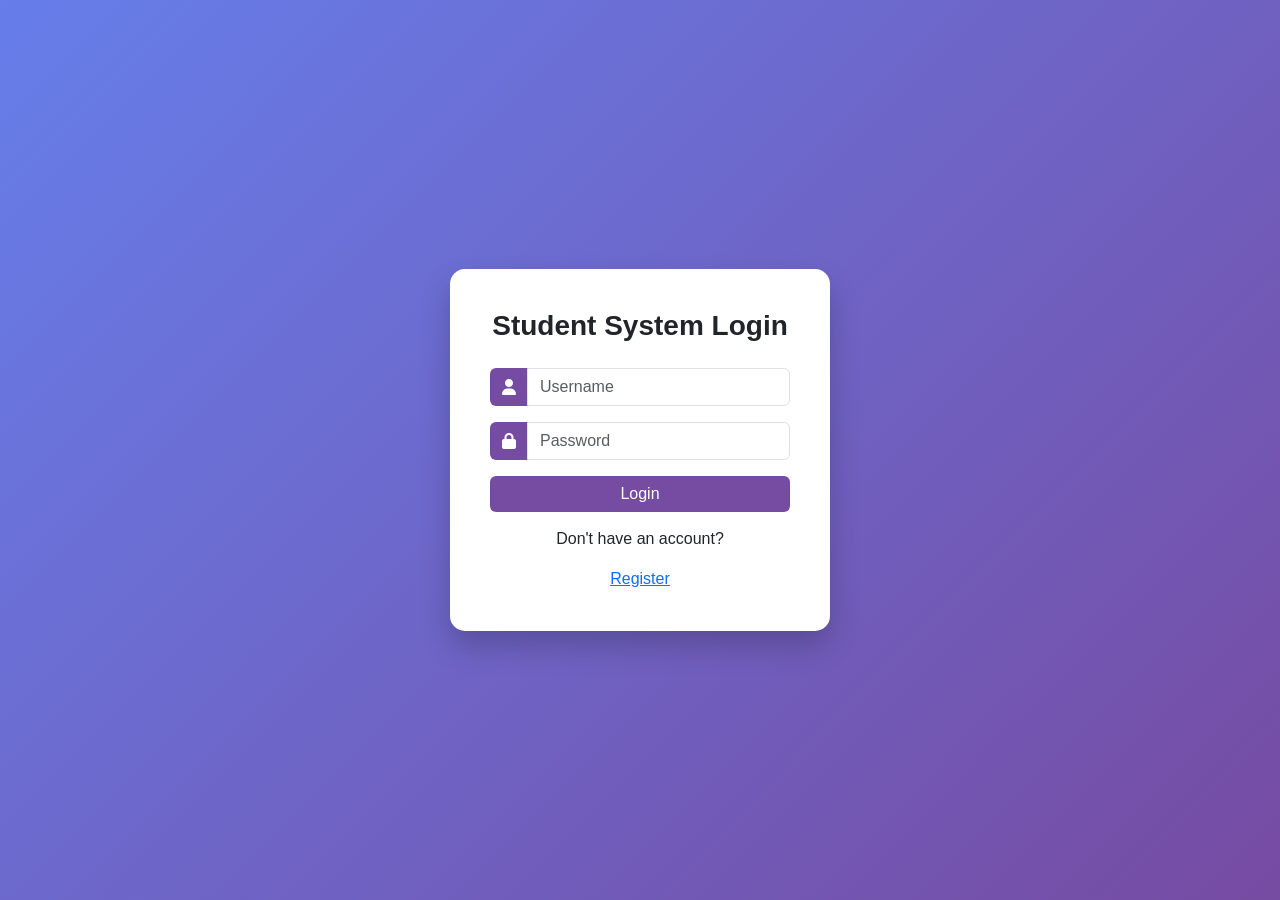
<file: templates/login.html>
<!DOCTYPE html>
<html>

<head>

    <title>Student System Login</title>

    <meta name="viewport" content="width=device-width, initial-scale=1">

    <link href="https://cdn.jsdelivr.net/npm/bootstrap@5.3.2/dist/css/bootstrap.min.css" rel="stylesheet">

    <link rel="stylesheet" href="https://cdnjs.cloudflare.com/ajax/libs/font-awesome/6.4.0/css/all.min.css">

    <style>
        body {
            height: 100vh;
            display: flex;
            justify-content: center;
            align-items: center;
            background: linear-gradient(135deg, #667eea, #764ba2);
            font-family: Arial;
        }

        .login-box {
            background: white;
            padding: 40px;
            border-radius: 15px;
            width: 100%;
            max-width: 380px;
            box-shadow: 0px 15px 30px rgba(0, 0, 0, 0.2);
            animation: fadeIn 1s ease;
        }

        .title {
            text-align: center;
            margin-bottom: 25px;
            font-weight: bold;
        }

        .input-group-text {
            background: #764ba2;
            color: white;
            border: none;
        }

        .btn-login {
            background: #764ba2;
            color: white;
            border: none;
            transition: 0.3s;
        }

        .btn-login:hover {
            background: #5a3d91;
            transform: scale(1.03);
        }

        .register-link {
            text-align: center;
            margin-top: 15px;
        }

        @keyframes fadeIn {
            from {
                opacity: 0;
                transform: translateY(30px);
            }

            to {
                opacity: 1;
                transform: translateY(0);
            }
        }
    </style>

</head>

<body>

    <div class="login-box">

        <h3 class="title">Student System Login</h3>

        <form method="POST">

            <div class="mb-3 input-group">

                <span class="input-group-text">
                    <i class="fa fa-user"></i>
                </span>

                <input type="text" name="username" class="form-control" placeholder="Username" required>

            </div>

            <div class="mb-3 input-group">

                <span class="input-group-text">
                    <i class="fa fa-lock"></i>
                </span>

                <input type="password" name="password" class="form-control" placeholder="Password" required>

            </div>

            <div class="d-grid">
                <button class="btn btn-login">Login</button>
            </div>

        </form>

        <div class="register-link">

            <p>Don't have an account?</p>

            <a href="/register">Register</a>

        </div>

    </div>

</body>

</html>
</file>
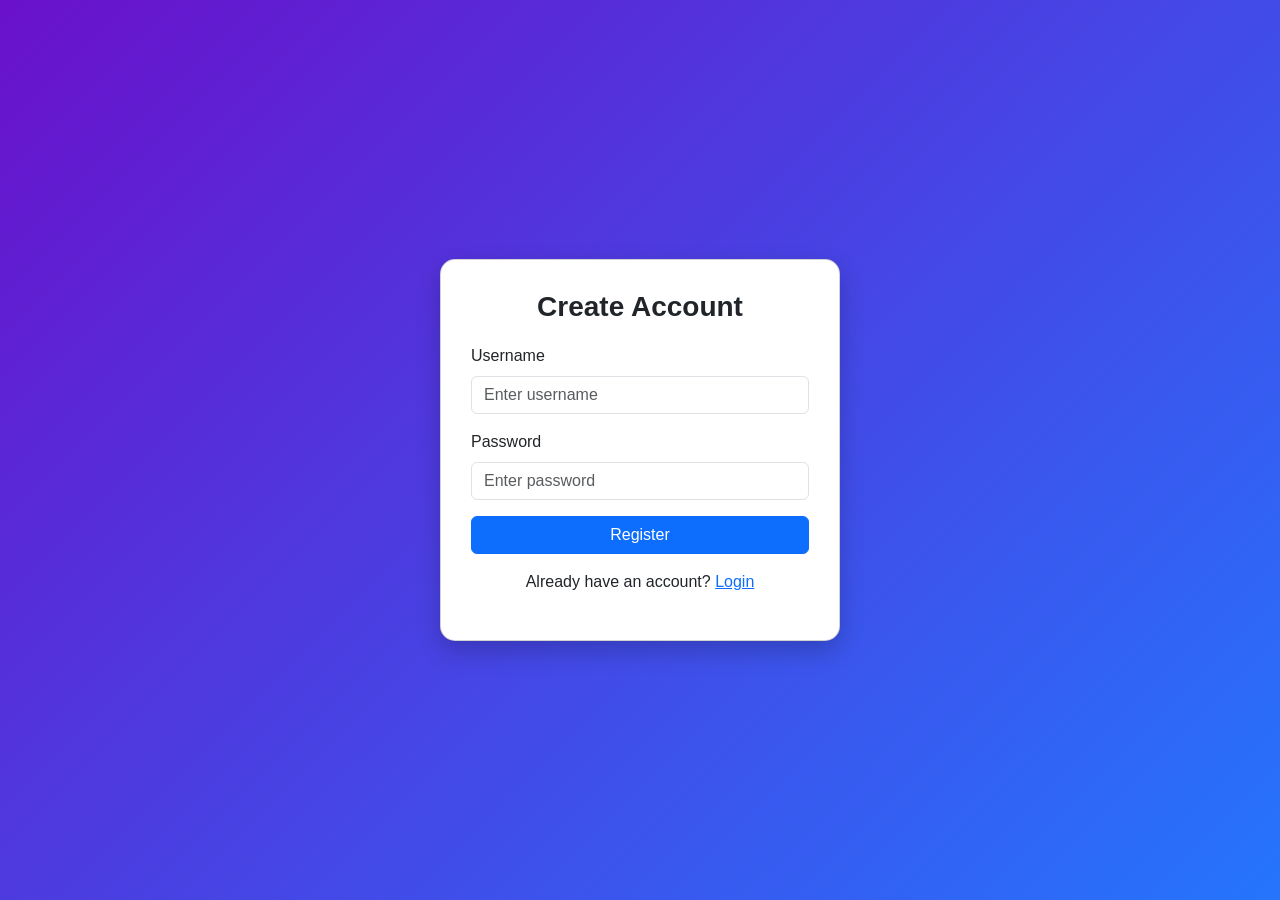
<file: templates/register.html>
<!DOCTYPE html>
<html>

<head>

    <title>Register</title>

    <link href="https://cdn.jsdelivr.net/npm/bootstrap@5.3.2/dist/css/bootstrap.min.css" rel="stylesheet">

    <style>
        body {
            background: linear-gradient(135deg, #6a11cb, #2575fc);
            height: 100vh;
            display: flex;
            align-items: center;
            justify-content: center;
            font-family: Arial;
        }

        .card {
            width: 400px;
            border-radius: 15px;
            padding: 30px;
            box-shadow: 0px 10px 25px rgba(0, 0, 0, 0.2);
        }

        .title {
            text-align: center;
            margin-bottom: 20px;
            font-weight: bold;
        }
    </style>

</head>

<body>

    <div class="card">

        <h3 class="title">Create Account</h3>

        <form method="POST">

            <div class="mb-3">
                <label class="form-label">Username</label>
                <input type="text" name="username" class="form-control" placeholder="Enter username" required>
            </div>

            <div class="mb-3">
                <label class="form-label">Password</label>
                <input type="password" name="password" class="form-control" placeholder="Enter password" required>
            </div>

            <div class="d-grid">
                <button class="btn btn-primary">Register</button>
            </div>

            <p class="text-center mt-3">
                Already have an account?
                <a href="/login">Login</a>
            </p>

        </form>

    </div>

</body>

</html>
</file>
